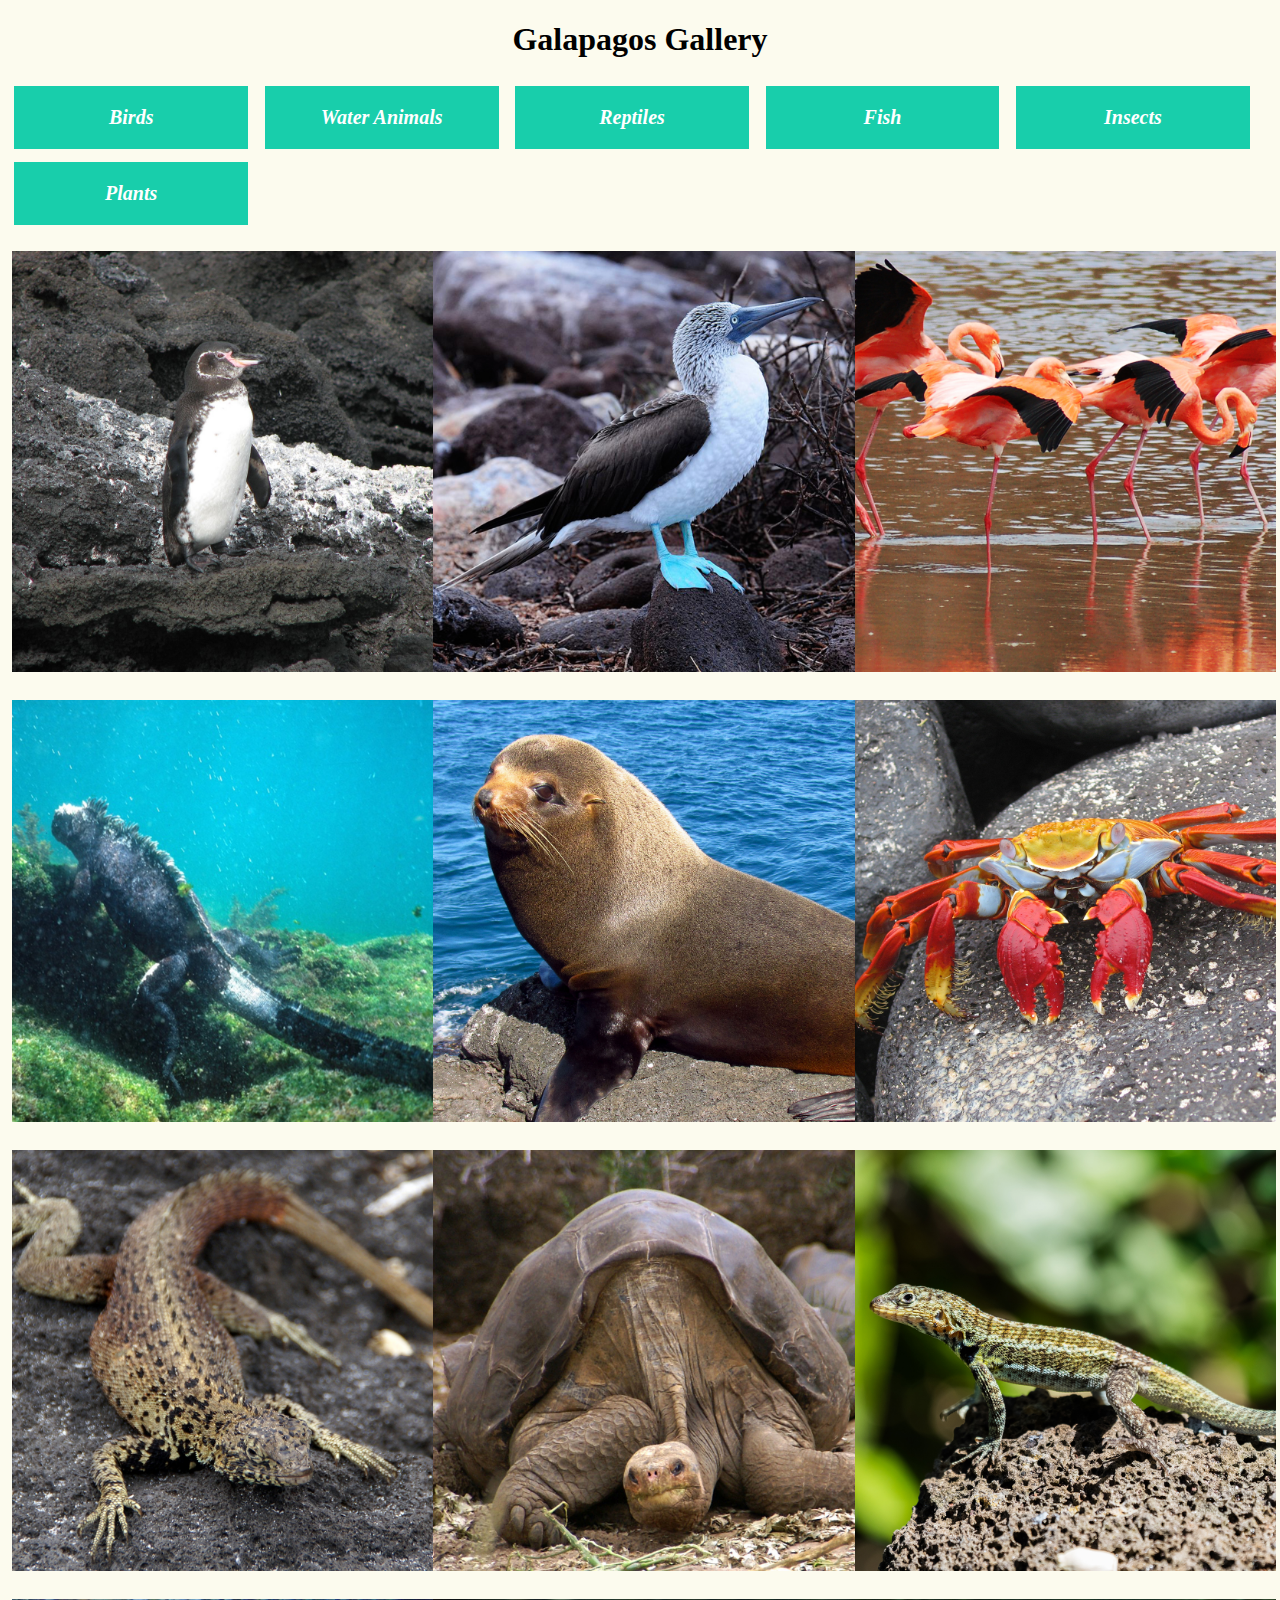
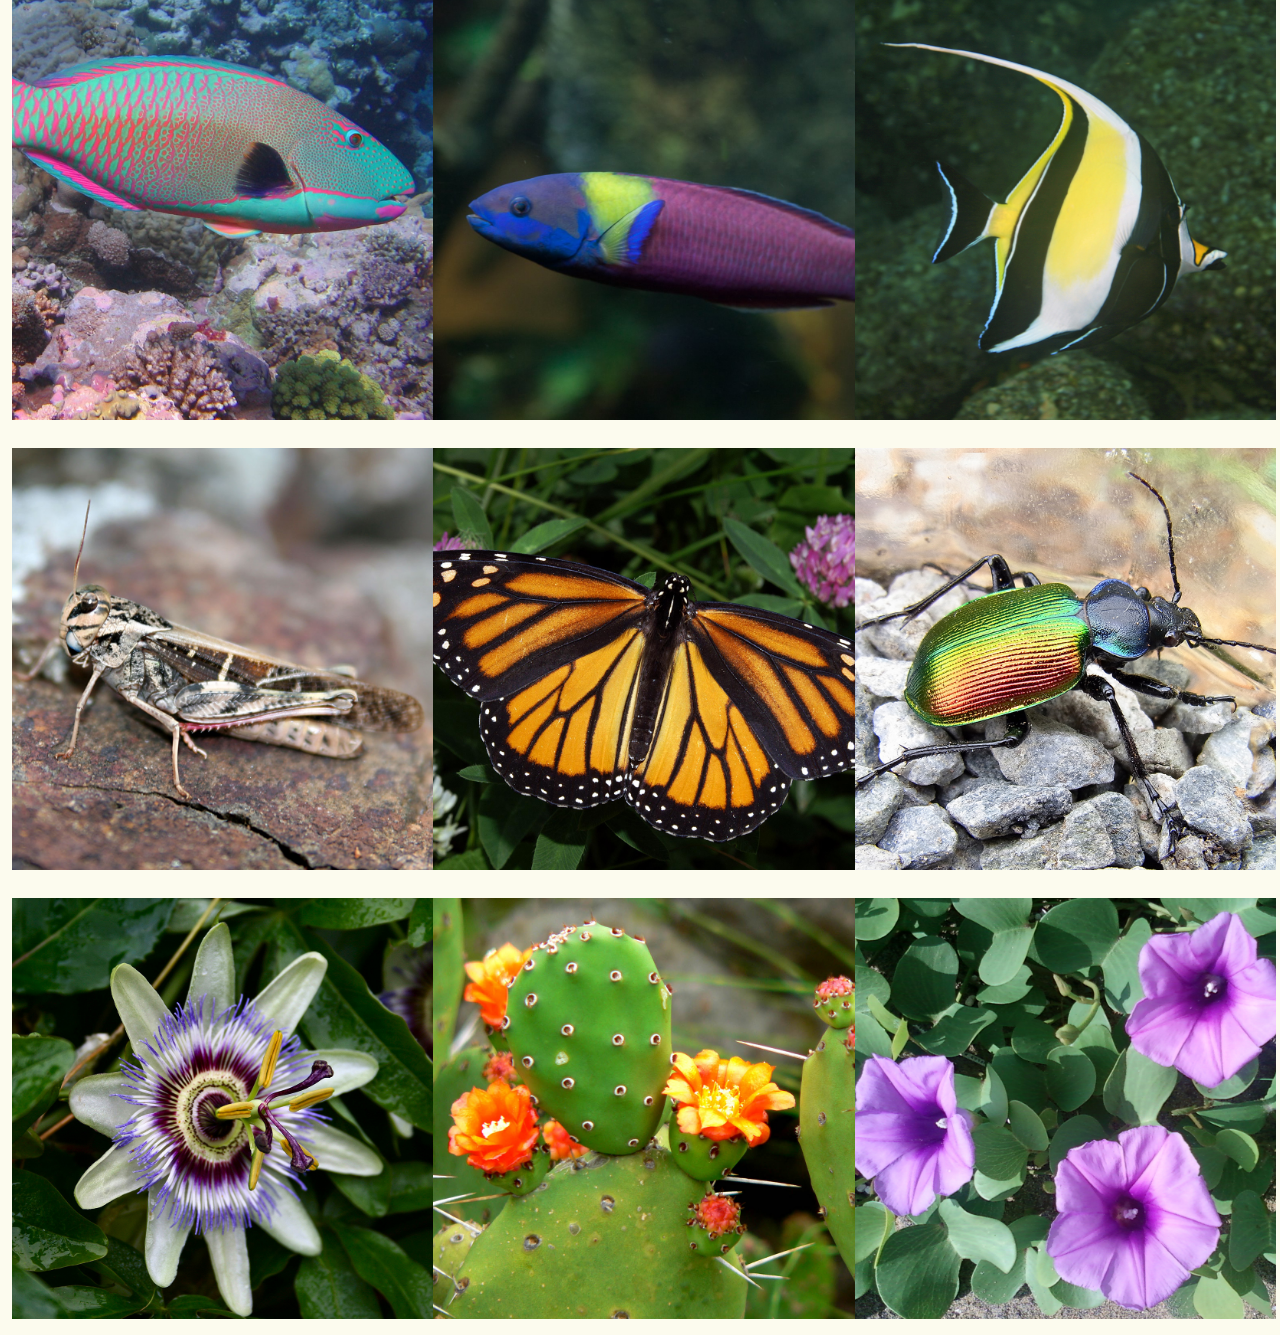
<file: index.html>
<!DOCTYPE html>
<html lang="en-ca">
<head>
	<meta charset="utf-8">
	<title>Galapagos Gallery</title>
    <link href="https://file.myfontastic.com/b7XLRHuxHsTPEFzyBNFMZd/icons.css" rel="stylesheet">
	<link href="css/style.css" rel="stylesheet">
    <meta name="handheldfriendly" content="true">
	<meta name="mobileoptimized" content="240">
	<meta name="viewport" content="width=device-width,initial-scale=1">
</head>
<body>

	<h1>Galapagos Gallery</h1>
    
    <div class="nav" id="nav">
        <a href="#birds" class="btn"> <i class="icon-birds"> Birds </i> </a>
        <a href="#aquatic" class="btn"> <i class="icon-aquatic"> Water Animals </i></a>
        <a href="#reptiles" class="btn"> <i class="icon-reptiles"> Reptiles </i></a>
        <a href="#fish" class="btn"> <i class="icon-fish"> Fish </i> </a>
        <a href="#insects" class="btn"> <i class="icon-insects"> Insects </i></a>
        <a href="#plants" class="btn"> <i class="icon-plants"> Plants </i></a>
    </div>
    
    
    <div class="icon" id="birds">
        <i class="icon-birds"> </i>
    </div>
    
    <div class="grid">
        <div class="unit unit-xs-1 unit-s-1 unit-m-1 unit-l-1-3">
            <img src="assets/penguin.jpg" alt="galapagos penguin">
        </div>
        <div class="unit unit-xs-1 unit-s-1 unit-m-1-2 unit-l-1-3">
            <img src="assets/booby.jpg" alt="blue footed booby">
        </div>
        <div class="unit unit-xs-1 unit-s-1 unit-m-1-2 unit-l-1-3">
            <img src="assets/flamingo.jpg" alt="galapagos flamingo">
        </div>
    </div>
        <a href="#nav" class="top"> <i class="icon-angle-up"> </i> </a>
    
    

    <div class="icon" id="aquatic">
        <i class="icon-aquatic"> </i>
    </div>
    
    <div class="grid">
        <div class="unit unit-xs-1 unit-s-1 unit-m-1 unit-l-1-3">
            <img src="assets/iguana.jpg" alt="marine iguana">
        </div>
        <div class="unit unit-xs-1 unit-s-1 unit-m-1-2 unit-l-1-3">
            <img src="assets/seal.jpg" alt="fur seal">
        </div>
        <div class="unit unit-xs-1 unit-s-1 unit-m-1-2 unit-l-1-3">
            <img src="assets/crab.jpg" alt="sally lightfoot crab">
        </div>
    </div>
    <a href="#nav" class="top"> <i class="icon-angle-up"> </i> </a>
    
    
    
    <div class="icon" id="reptiles">
        <i class="icon-reptiles"> </i>
    </div>
    
    <div class="grid">
        <div class="unit unit-xs-1 unit-s-1 unit-m-1 unit-l-1-3">
            <img src="assets/lizard.jpg" alt="lava lizard">
        </div>
        <div class="unit unit-xs-1 unit-s-1 unit-m-1-2 unit-l-1-3">
            <img src="assets/tortoise.jpg" alt="galapagos tortoise">
        </div>
        <div class="unit unit-xs-1 unit-s-1 unit-m-1-2 unit-l-1-3">
            <img src="assets/gecko.jpg" alt="galapagos gecko">
        </div>
    </div>
    <a href="#nav" class="top"> <i class="icon-angle-up"> </i> </a>

    
    
    <div class="icon" id="fish">
        <i class="icon-fish"> </i>
    </div>
    
    <div class="grid">
        <div class="unit unit-xs-1 unit-s-1 unit-m-1 unit-l-1-3">
            <img src="assets/parrotfish.jpg" alt="parrot fish">
        </div>
        <div class="unit unit-xs-1 unit-s-1 unit-m-1-2 unit-l-1-3">
            <img src="assets/wrasse.jpg" alt="rainbow wrasse">
        </div>
        <div class="unit unit-xs-1 unit-s-1 unit-m-1-2 unit-l-1-3">
            <img src="assets/idol.jpg" alt="moorish idol">
        </div>
    </div>
    <a href="#nav" class="top"> <i class="icon-angle-up"> </i> </a>
    
    
    
    <div class="icon" id="insects">
        <i class="icon-insects"> </i>
    </div>
    
    <div class="grid">
        <div class="unit unit-xs-1 unit-s-1 unit-m-1 unit-l-1-3">
            <img src="assets/grasshopper.jpg" alt="galapagos grasshopper">
        </div>
        <div class="unit unit-xs-1 unit-s-1 unit-m-1-2 unit-l-1-3">
            <img src="assets/monarch.jpg" alt="monarch butterfly">
        </div>
        <div class="unit unit-xs-1 unit-s-1 unit-m-1-2 unit-l-1-3">
            <img src="assets/beetle.jpg" alt="calosoma beetle">
        </div>
    </div>
    <a href="#nav" class="top"> <i class="icon-angle-up"> </i> </a>
    
    
    
    <div class="icon" id="plants">
        <i class="icon-plants"> </i>
    </div>
    
    <div class="grid">
        <div class="unit unit-xs-1 unit-s-1 unit-m-1 unit-l-1-3">    
            <img src="assets/passion.jpg" alt="passion flower">
        </div>
        <div class="unit unit-xs-1 unit-s-1 unit-m-1-2 unit-l-1-3">
            <img src="assets/opuntia.jpg" alt="opuntia">
        </div>
        <div class="unit unit-xs-1 unit-s-1 unit-m-1-2 unit-l-1-3">
            <img src="assets/morningglory.jpg" alt="beach morning glory">
        </div>
    </div>
    <a href="#nav" class="top"> <i class="icon-angle-up"> </i> </a>
    
</body>
</html>
</file>
<file: css/style.css>
@import url(https://file.myfontastic.com/b7XLRHuxHsTPEFzyBNFMZd/icons.css);
html {
  box-sizing: border-box;
  background-color: #fcfbee;
}

h1 {
  text-align: center;
}

img {
  width: 100%;
  margin: .25em;
}

.icon {
  font-size: 4em;
  padding-top: .25em;
}

.top {
  font-size: 2em;
  position: absolute;
  right: 0;
  text-decoration: none;
  color: #000;
}

.btn {
  text-decoration: none;
  background-color: #18ceab;
  color: #fff;
  font-weight: bold;
  font-size: 1.25em;
  padding: 1em;
  display: block;
  margin: .25em;
  text-align: center;
}

@media only screen and (min-width: 60em) {
  .btn {
    display: inline-block;
    width: 15.333%;
    margin: .5%;
  }
}

/*
  Gridifier || Code released under the UNLICENSE
  http://thomasjbradley.github.io/gridifier/#xs,4,0,0,0;s,4,25,0,0;m,4,38,1,1;l,4,60,1,1
*/
.grid {
  margin: 0;
  padding: 0;
  letter-spacing: -0.31em;
  text-rendering: optimizespeed;
  display: -webkit-flex;
  -webkit-flex-flow: row wrap;
  display: -ms-flexbox;
  -ms-flex-flow: row wrap;
  display: flex;
  -webkit-flex-flow: row wrap;
      -ms-flex-flow: row wrap;
          flex-flow: row wrap;
}

.grid-bottom {
  -webkit-align-items: flex-end;
  -ms-align-items: flex-end;
  -ms-flex-align: end;
      align-items: flex-end;
}

.grid-middle {
  -webkit-align-items: center;
  -ms-align-items: center;
  -ms-flex-align: center;
      align-items: center;
}

.grid-stretch {
  -webkit-align-items: stretch;
  -ms-align-items: stretch;
  -ms-flex-align: stretch;
      align-items: stretch;
}

.opera-only :-o-prefocus, .grid {
  word-spacing: -0.43em;
}

.unit {
  letter-spacing: normal;
  text-rendering: auto;
  vertical-align: top;
  word-spacing: normal;
  display: inline-block;
  visibility: visible;
}

.grid-bottom .unit {
  vertical-align: bottom;
}

.grid-middle .unit {
  vertical-align: middle;
}

[class*="unit-push-"],
[class*="unit-pull-"] {
  position: relative;
}

.unit-xs-hidden {
  display: none;
  visibility: hidden;
}

.unit-xs-centered {
  margin: 0 auto;
}

.unit-xs-1, .xs-1 {
  display: block;
  visibility: visible;
  width: 100%;
}

.unit-xs-1-2, .xs-1-2 {
  width: 50.0000%;
}

.unit-xs-1-3, .xs-1-3 {
  width: 33.3333%;
}

.unit-xs-2-3, .xs-2-3 {
  width: 66.6667%;
}

.unit-xs-1-4, .xs-1-4 {
  width: 25.0000%;
}

.unit-xs-3-4, .xs-3-4 {
  width: 75.0000%;
}

.unit-xs-1-2, .xs-1-2, .unit-xs-1-3, .xs-1-3, .unit-xs-2-3, .xs-2-3, .unit-xs-1-4, .xs-1-4, .unit-xs-3-4, .xs-3-4 {
  display: inline-block;
  visibility: visible;
}

@media only screen and (min-width: 25em) {
  .unit-s-hidden {
    display: none;
    visibility: hidden;
  }
  .unit-s-centered {
    margin: 0 auto;
  }
  .unit-s-1, .s-1 {
    display: block;
    visibility: visible;
    width: 100%;
  }
  .unit-s-1-2, .s-1-2 {
    width: 50.0000%;
  }
  .unit-s-1-3, .s-1-3 {
    width: 33.3333%;
  }
  .unit-s-2-3, .s-2-3 {
    width: 66.6667%;
  }
  .unit-s-1-4, .s-1-4 {
    width: 25.0000%;
  }
  .unit-s-3-4, .s-3-4 {
    width: 75.0000%;
  }
  .unit-s-1-2, .s-1-2, .unit-s-1-3, .s-1-3, .unit-s-2-3, .s-2-3, .unit-s-1-4, .s-1-4, .unit-s-3-4, .s-3-4 {
    display: inline-block;
    visibility: visible;
  }
}

@media only screen and (min-width: 38em) {
  .unit-m-hidden {
    display: none;
    visibility: hidden;
  }
  .unit-m-centered {
    margin: 0 auto;
  }
  .unit-m-1, .m-1 {
    display: block;
    visibility: visible;
    width: 100%;
  }
  .unit-offset-m-0 {
    margin-left: 0;
  }
  .unit-push-m-0,
  .unit-pull-m-0 {
    left: 0;
  }
  .unit-m-1-2, .m-1-2 {
    width: 50.0000%;
  }
  .unit-offset-m-1-2 {
    margin-left: 50.0000%;
  }
  .unit-push-m-1-2 {
    left: 50.0000%;
  }
  .unit-pull-m-1-2 {
    left: -50.0000%;
  }
  .unit-m-1-3, .m-1-3 {
    width: 33.3333%;
  }
  .unit-offset-m-1-3 {
    margin-left: 33.3333%;
  }
  .unit-push-m-1-3 {
    left: 33.3333%;
  }
  .unit-pull-m-1-3 {
    left: -33.3333%;
  }
  .unit-m-2-3, .m-2-3 {
    width: 66.6667%;
  }
  .unit-offset-m-2-3 {
    margin-left: 66.6667%;
  }
  .unit-push-m-2-3 {
    left: 66.6667%;
  }
  .unit-pull-m-2-3 {
    left: -66.6667%;
  }
  .unit-m-1-4, .m-1-4 {
    width: 25.0000%;
  }
  .unit-offset-m-1-4 {
    margin-left: 25.0000%;
  }
  .unit-push-m-1-4 {
    left: 25.0000%;
  }
  .unit-pull-m-1-4 {
    left: -25.0000%;
  }
  .unit-m-3-4, .m-3-4 {
    width: 75.0000%;
  }
  .unit-offset-m-3-4 {
    margin-left: 75.0000%;
  }
  .unit-push-m-3-4 {
    left: 75.0000%;
  }
  .unit-pull-m-3-4 {
    left: -75.0000%;
  }
  .unit-m-1-2, .m-1-2, .unit-m-1-3, .m-1-3, .unit-m-2-3, .m-2-3, .unit-m-1-4, .m-1-4, .unit-m-3-4, .m-3-4 {
    display: inline-block;
    visibility: visible;
  }
}

@media only screen and (min-width: 80em) {
  .unit-l-hidden {
    display: none;
    visibility: hidden;
  }
  .unit-l-centered {
    margin: 0 auto;
  }
  .unit-l-1, .l-1 {
    display: block;
    visibility: visible;
    width: 100%;
  }
  .unit-offset-l-0 {
    margin-left: 0;
  }
  .unit-push-l-0,
  .unit-pull-l-0 {
    left: 0;
  }
  .unit-l-1-2, .l-1-2 {
    width: 50.0000%;
  }
  .unit-offset-l-1-2 {
    margin-left: 50.0000%;
  }
  .unit-push-l-1-2 {
    left: 50.0000%;
  }
  .unit-pull-l-1-2 {
    left: -50.0000%;
  }
  .unit-l-1-3, .l-1-3 {
    width: 33.3333%;
  }
  .unit-offset-l-1-3 {
    margin-left: 33.3333%;
  }
  .unit-push-l-1-3 {
    left: 33.3333%;
  }
  .unit-pull-l-1-3 {
    left: -33.3333%;
  }
  .unit-l-2-3, .l-2-3 {
    width: 66.6667%;
  }
  .unit-offset-l-2-3 {
    margin-left: 66.6667%;
  }
  .unit-push-l-2-3 {
    left: 66.6667%;
  }
  .unit-pull-l-2-3 {
    left: -66.6667%;
  }
  .unit-l-1-4, .l-1-4 {
    width: 25.0000%;
  }
  .unit-offset-l-1-4 {
    margin-left: 25.0000%;
  }
  .unit-push-l-1-4 {
    left: 25.0000%;
  }
  .unit-pull-l-1-4 {
    left: -25.0000%;
  }
  .unit-l-3-4, .l-3-4 {
    width: 75.0000%;
  }
  .unit-offset-l-3-4 {
    margin-left: 75.0000%;
  }
  .unit-push-l-3-4 {
    left: 75.0000%;
  }
  .unit-pull-l-3-4 {
    left: -75.0000%;
  }
  .unit-l-1-2, .l-1-2, .unit-l-1-3, .l-1-3, .unit-l-2-3, .l-2-3, .unit-l-1-4, .l-1-4, .unit-l-3-4, .l-3-4 {
    display: inline-block;
    visibility: visible;
  }
}

.unit-content-distribute {
  display: -ms-flexbox;
  display: -webkit-flex;
  display: flex;
  -ms-flex-direction: column;
  -webkit-flex-direction: column;
  flex-direction: column;
  -ms-flex-pack: justify;
  -webkit-justify-content: space-between;
  justify-content: space-between;
}

.content-fill {
  -ms-flex-grow: 2;
  -webkit-flex-grow: 2;
  -ms-flex-positive: 2;
      flex-grow: 2;
  max-width: 100%;
  /* @bugfix: IE 10, 11 */
}

.content-shrink {
  -ms-align-self: center;
  -webkit-align-self: center;
      -ms-flex-item-align: center;
          align-self: center;
}
</file>
